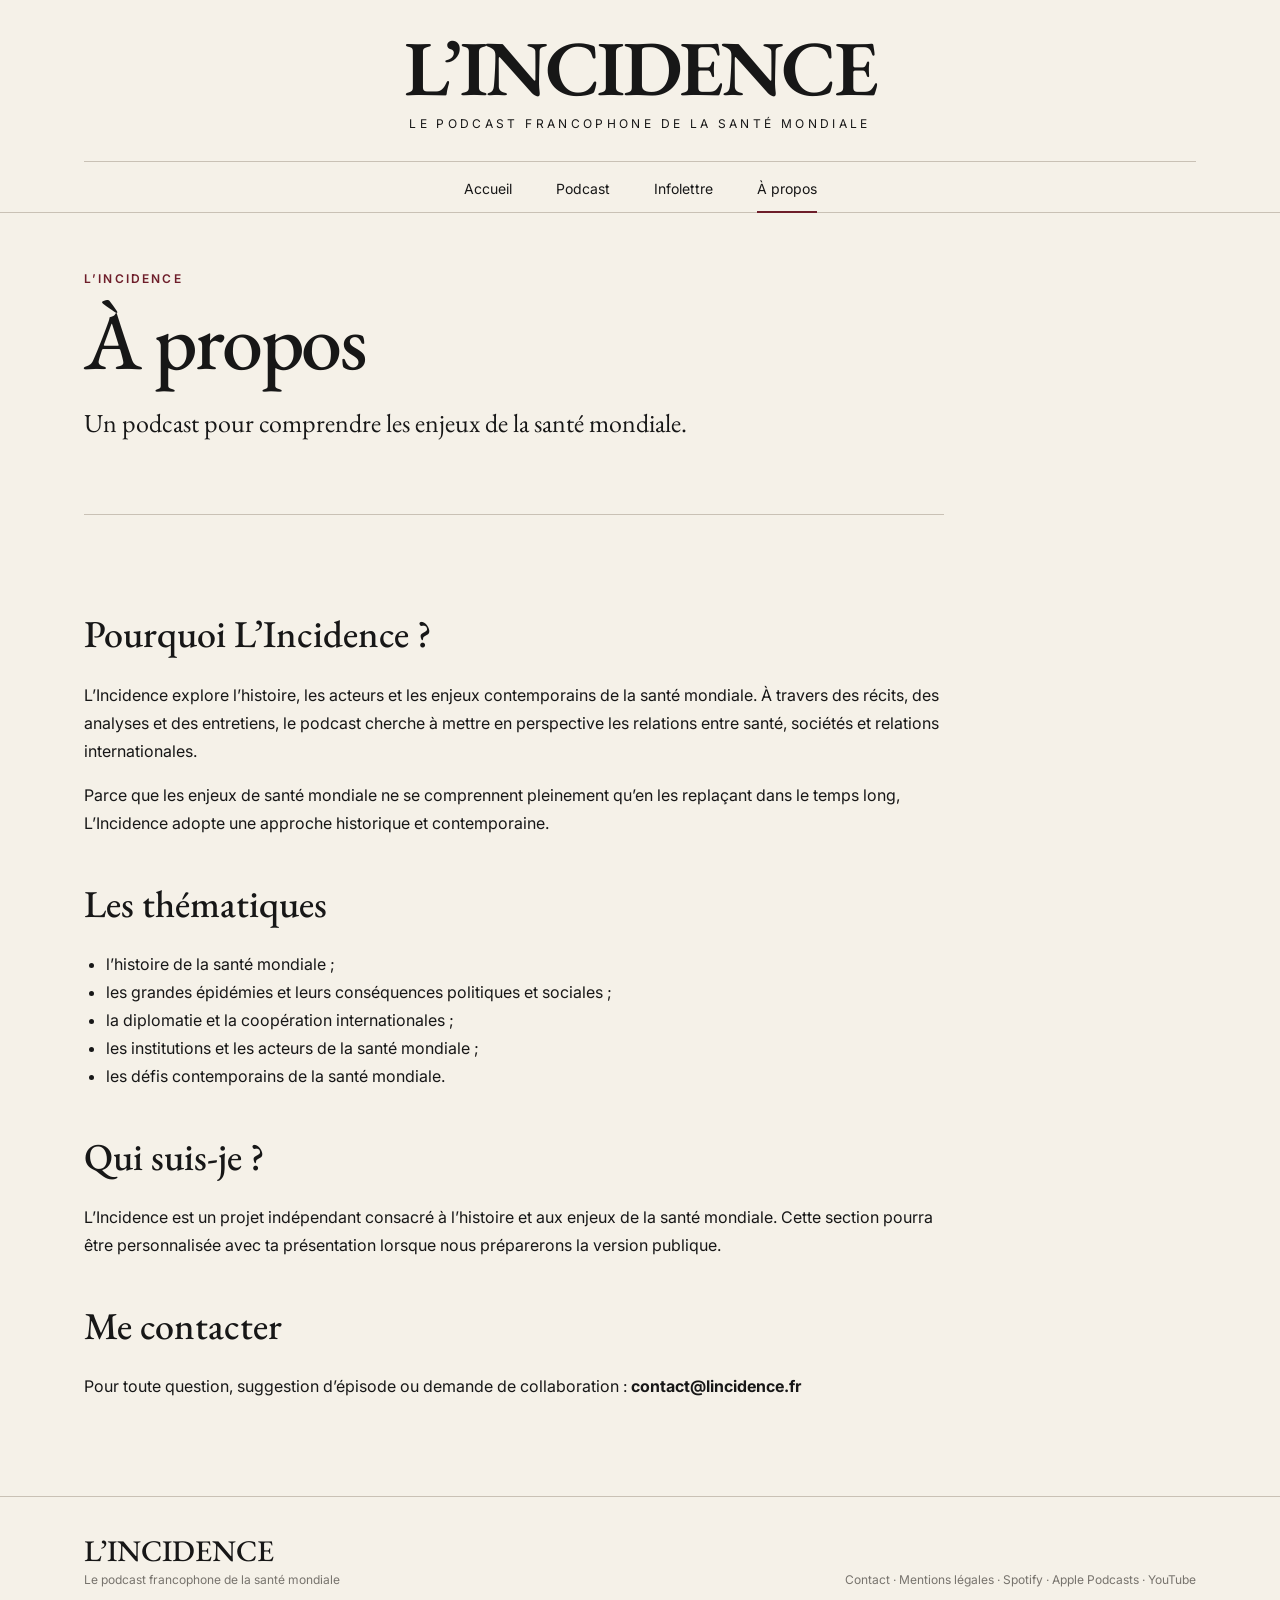
<file: apropos.html>
<!doctype html>
<html lang="fr"><head><meta charset="utf-8"><meta name="viewport" content="width=device-width,initial-scale=1">
<title>À propos — L'Incidence</title><link rel="stylesheet" href="style.css"></head>
<body>
<header class="site-header"><div class="container">
<div class="brand"><a href="index.html" class="brand-name">L’INCIDENCE</a><div class="tagline">Le podcast francophone de la santé mondiale</div></div>
<nav class="nav"><a class="" href="index.html">Accueil</a><a class="" href="podcast.html">Podcast</a><a class="" href="infolettre.html">Infolettre</a><a class="active" href="apropos.html">À propos</a></nav></div></header>
<main><div class="container"><div class="simple-page">
<div class="page-intro"><div class="kicker">L’Incidence</div><h1>À propos</h1><p class="lead">Un podcast pour comprendre les enjeux de la santé mondiale.</p></div>
<section class="section content"><h2>Pourquoi L’Incidence ?</h2>
<p>L’Incidence explore l’histoire, les acteurs et les enjeux contemporains de la santé mondiale. À travers des récits, des analyses et des entretiens, le podcast cherche à mettre en perspective les relations entre santé, sociétés et relations internationales.</p>
<p>Parce que les enjeux de santé mondiale ne se comprennent pleinement qu’en les replaçant dans le temps long, L’Incidence adopte une approche historique et contemporaine.</p>
<h2>Les thématiques</h2><ul><li>l’histoire de la santé mondiale ;</li><li>les grandes épidémies et leurs conséquences politiques et sociales ;</li><li>la diplomatie et la coopération internationales ;</li><li>les institutions et les acteurs de la santé mondiale ;</li><li>les défis contemporains de la santé mondiale.</li></ul>
<h2>Qui suis-je ?</h2><p>L’Incidence est un projet indépendant consacré à l’histoire et aux enjeux de la santé mondiale. Cette section pourra être personnalisée avec ta présentation lorsque nous préparerons la version publique.</p>
<h2>Me contacter</h2><p>Pour toute question, suggestion d’épisode ou demande de collaboration : <strong>contact@lincidence.fr</strong></p>
</section></div></div></main>
<footer class="footer"><div class="container footer-inner"><div><div class="footer-brand">L’INCIDENCE</div><div class="footer-small">Le podcast francophone de la santé mondiale</div></div>
<div class="footer-small">Contact · Mentions légales · Spotify · Apple Podcasts · YouTube</div></div></footer>
</body></html>
</file>
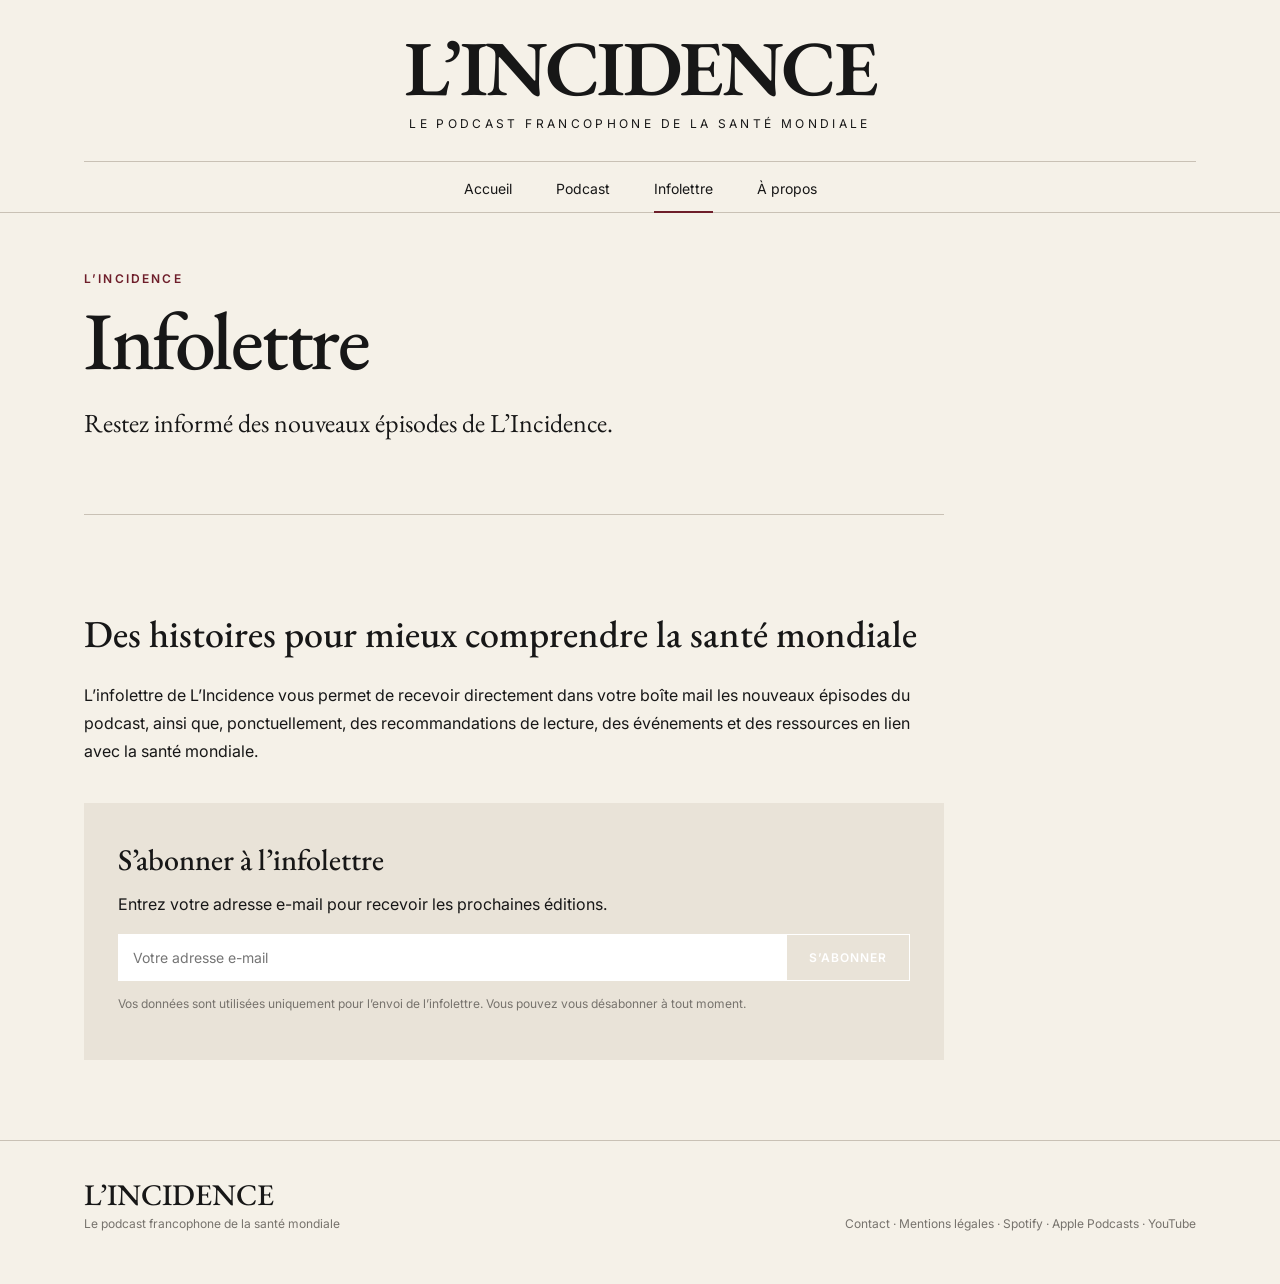
<file: infolettre.html>
<!doctype html>
<html lang="fr"><head><meta charset="utf-8"><meta name="viewport" content="width=device-width,initial-scale=1">
<title>Infolettre — L'Incidence</title><link rel="stylesheet" href="style.css"></head>
<body>
<header class="site-header"><div class="container">
<div class="brand"><a href="index.html" class="brand-name">L’INCIDENCE</a><div class="tagline">Le podcast francophone de la santé mondiale</div></div>
<nav class="nav"><a class="" href="index.html">Accueil</a><a class="" href="podcast.html">Podcast</a><a class="active" href="infolettre.html">Infolettre</a><a class="" href="apropos.html">À propos</a></nav></div></header>
<main><div class="container"><div class="simple-page">
<div class="page-intro"><div class="kicker">L’Incidence</div><h1>Infolettre</h1><p class="lead">Restez informé des nouveaux épisodes de L’Incidence.</p></div>
<section class="section content"><h2>Des histoires pour mieux comprendre la santé mondiale</h2>
<p>L’infolettre de L’Incidence vous permet de recevoir directement dans votre boîte mail les nouveaux épisodes du podcast, ainsi que, ponctuellement, des recommandations de lecture, des événements et des ressources en lien avec la santé mondiale.</p>
<div style="background:var(--soft);padding:34px;margin-top:38px"><h3>S’abonner à l’infolettre</h3><p>Entrez votre adresse e-mail pour recevoir les prochaines éditions.</p><form class="form"><input type="email" placeholder="Votre adresse e-mail"><button>S’abonner</button></form><p style="font-size:12px;color:var(--muted)">Vos données sont utilisées uniquement pour l’envoi de l’infolettre. Vous pouvez vous désabonner à tout moment.</p></div>
</section></div></div></main>
<footer class="footer"><div class="container footer-inner"><div><div class="footer-brand">L’INCIDENCE</div><div class="footer-small">Le podcast francophone de la santé mondiale</div></div>
<div class="footer-small">Contact · Mentions légales · Spotify · Apple Podcasts · YouTube</div></div></footer>
</body></html>
</file>
<file: style.css>
@import url('https://fonts.googleapis.com/css2?family=EB+Garamond:wght@400;500;600&family=Inter:wght@400;500;600&display=swap');

:root{
  --ivory:#F5F1E8;
  --ink:#171717;
  --burgundy:#6E1E2A;
  --muted:#77736D;
  --line:#C9C1B5;
  --soft:#E9E3D8;
}
*{box-sizing:border-box}
html{scroll-behavior:smooth}
body{margin:0;background:var(--ivory);color:var(--ink);font-family:Inter,Arial,sans-serif}
a{color:inherit;text-decoration:none}
.container{max-width:1180px;margin:auto;padding:0 34px}
.site-header{border-bottom:1px solid var(--line);padding:34px 0 0}
.brand{text-align:center}
.brand-name{font:600 clamp(48px,7vw,78px)/.85 "EB Garamond",serif;letter-spacing:-.035em}
.tagline{font-size:12px;letter-spacing:.28em;text-transform:uppercase;margin:16px 0 30px}
.nav{display:flex;justify-content:center;gap:44px;border-top:1px solid var(--line)}
.nav a{font-size:14px;padding:18px 0 15px;position:relative}
.nav a.active:after{content:"";position:absolute;left:0;right:0;bottom:-1px;height:2px;background:var(--burgundy)}
main{padding:58px 0 80px}
.kicker{font-size:12px;letter-spacing:.18em;text-transform:uppercase;color:var(--burgundy);font-weight:600}
h1,h2,h3{font-family:"EB Garamond",serif;font-weight:500;line-height:.98}
h1{font-size:clamp(48px,7vw,82px);margin:14px 0 22px;letter-spacing:-.03em}
h2{font-size:48px;margin:0 0 28px}
h3{font-size:30px;margin:8px 0 12px}
.lead{font:26px/1.3 "EB Garamond",serif;max-width:760px}
.hero-episode{display:grid;grid-template-columns:1.05fr .95fr;gap:56px;align-items:center;padding-bottom:58px;border-bottom:1px solid var(--line)}
.image-placeholder{background:var(--soft);min-height:390px;display:flex;align-items:center;justify-content:center;color:var(--muted);font:24px "EB Garamond",serif}
.episode-meta{color:var(--muted);font-size:14px;margin:22px 0}
.play{display:inline-flex;align-items:center;gap:12px;color:var(--burgundy);font-weight:600;text-transform:uppercase;letter-spacing:.08em;font-size:13px}
.play-dot{width:52px;height:52px;border-radius:50%;background:var(--burgundy);color:white;display:grid;place-items:center;font-size:18px}
.section{padding-top:52px}
.section-head{display:flex;justify-content:space-between;align-items:baseline;border-bottom:1px solid var(--line);padding-bottom:16px;margin-bottom:28px}
.section-head a{color:var(--burgundy);font-size:13px}
.episode-list{display:grid;gap:0}
.episode-row{display:grid;grid-template-columns:230px 60px 1fr;gap:28px;align-items:center;padding:24px 0;border-bottom:1px solid var(--line)}
.episode-thumb{height:135px;background:var(--soft);display:grid;place-items:center;color:var(--muted);font:18px "EB Garamond",serif}
.episode-row .play-dot{width:46px;height:46px}
.episode-row p{margin:0;color:#45423e;line-height:1.55}
.newsletter{background:var(--burgundy);color:#fff;padding:48px 0;margin-top:56px}
.newsletter-inner{display:grid;grid-template-columns:1fr 1fr;gap:50px;align-items:center}
.newsletter h2{margin:8px 0 12px}
.newsletter p{max-width:480px;line-height:1.55}
.form{display:flex}
.form input{flex:1;padding:15px;border:0;font:14px Inter}
.form button{border:1px solid #fff;background:transparent;color:#fff;padding:0 22px;font:600 12px Inter;letter-spacing:.08em;text-transform:uppercase}
.simple-page{max-width:860px}
.page-intro{padding-bottom:48px;border-bottom:1px solid var(--line)}
.content{font-size:16px;line-height:1.75}
.content h2{font-size:38px;margin-top:48px}
.content ul{padding-left:22px}
.season-tabs{display:flex;gap:10px;margin:30px 0 10px;flex-wrap:wrap}
.season-tabs span{border:1px solid var(--line);padding:12px 18px;font-size:13px}
.season-tabs span.selected{background:var(--burgundy);color:white;border-color:var(--burgundy)}
.episode-detail{max-width:920px}
.back{font-size:13px;color:var(--muted)}
.detail-image{margin:35px 0;height:420px;background:var(--soft);display:grid;place-items:center;color:var(--muted);font:26px "EB Garamond",serif}
.audio{border:1px solid var(--line);padding:18px;display:flex;gap:18px;align-items:center}
.audio-bar{height:3px;background:var(--line);flex:1}
.footer{border-top:1px solid var(--line);padding:34px 0 50px}
.footer-inner{display:flex;justify-content:space-between;gap:30px;align-items:flex-end}
.footer-brand{font:500 30px "EB Garamond",serif}
.footer-small{font-size:12px;color:var(--muted);line-height:1.7}
@media(max-width:760px){
  .container{padding:0 20px}
  .site-header{padding-top:24px}
  .brand-name{font-size:48px}
  .tagline{font-size:9px;letter-spacing:.18em}
  .nav{gap:20px;overflow:auto;justify-content:flex-start;padding-left:10px}
  .nav a{white-space:nowrap;font-size:13px}
  main{padding-top:38px}
  .hero-episode,.newsletter-inner{grid-template-columns:1fr;gap:28px}
  .image-placeholder{min-height:280px}
  h2{font-size:40px}
  .episode-row{grid-template-columns:90px 45px 1fr;gap:14px}
  .episode-thumb{height:72px;font-size:14px}
  .episode-row h3{font-size:24px}
  .episode-row p{font-size:13px}
  .footer-inner{display:block}
  .footer-small{margin-top:20px}
}
.audio audio{width:100%;min-width:0}
.season-section:first-child{padding-top:0}
@media(max-width:760px){.audio{padding:12px}.audio audio{width:100%}}
</file>
